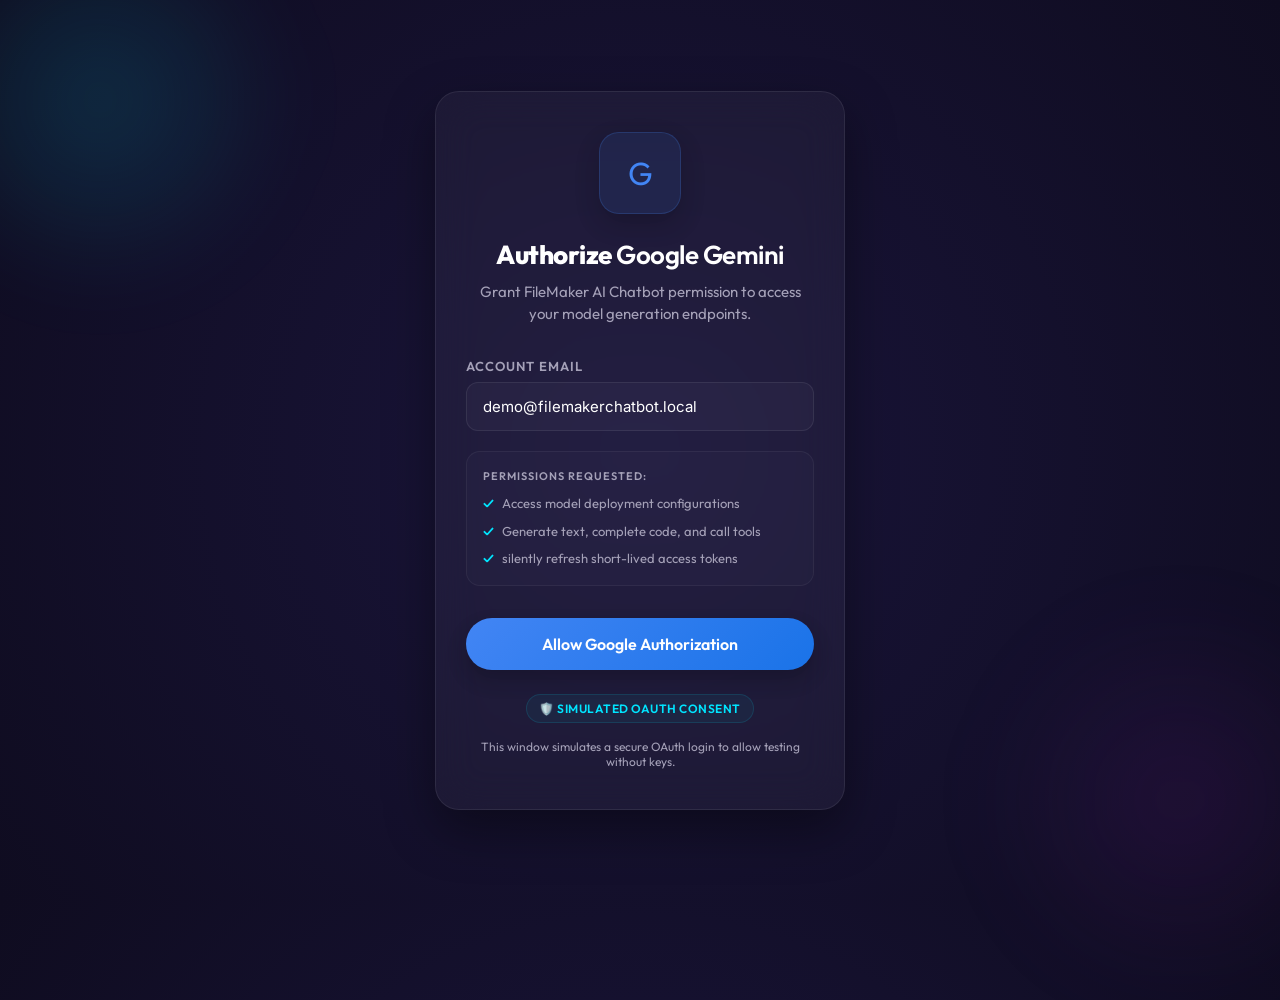
<file: static/mock_login.html>
<!DOCTYPE html>
<html lang="en">
<head>
  <meta charset="UTF-8">
  <meta name="viewport" content="width=device-width, initial-scale=1.0">
  <title>Connect Account - OAuth Authorization</title>
  <link href="https://fonts.googleapis.com/css2?family=Outfit:wght@300;400;600;800&family=Inter:wght@400;600&display=swap" rel="stylesheet">
  <style>
    :root {
      --bg-dark: #0f0c20;
      --card-bg: rgba(255, 255, 255, 0.04);
      --card-border: rgba(255, 255, 255, 0.08);
      --google-blue: #4285F4;
      --anthropic-accent: #E0B88A;
      --openai-green: #10a37f;
      --text-main: #ffffff;
      --text-muted: #a5a1b8;
    }

    body {
      margin: 0;
      padding: 0;
      font-family: 'Outfit', sans-serif;
      background: radial-gradient(circle at 50% 50%, #1a153b 0%, var(--bg-dark) 100%);
      color: var(--text-main);
      display: flex;
      justify-content: center;
      align-items: center;
      min-height: 100vh;
      overflow: hidden;
    }

    /* Decorative glowing spheres */
    .glow-sphere {
      position: absolute;
      width: 400px;
      height: 400px;
      border-radius: 50%;
      background: radial-gradient(circle, rgba(0, 229, 255, 0.15) 0%, rgba(0, 0, 0, 0) 70%);
      filter: blur(40px);
      z-index: 1;
    }
    .sphere-1 { top: -100px; left: -100px; animation: float 12s infinite alternate; }
    .sphere-2 { bottom: -100px; right: -100px; background: radial-gradient(circle, rgba(123, 31, 162, 0.15) 0%, rgba(0, 0, 0, 0) 70%); animation: float 15s infinite alternate-reverse; }

    @keyframes float {
      0% { transform: translate(0, 0) scale(1); }
      100% { transform: translate(50px, 30px) scale(1.1); }
    }

    .container {
      position: relative;
      z-index: 10;
      width: 100%;
      max-width: 450px;
      padding: 20px;
      box-sizing: border-box;
    }

    .glass-card {
      background: var(--card-bg);
      backdrop-filter: blur(20px);
      -webkit-backdrop-filter: blur(20px);
      border: 1px solid var(--card-border);
      border-radius: 24px;
      padding: 40px 30px;
      box-shadow: 0 20px 50px rgba(0, 0, 0, 0.4);
      text-align: center;
      transition: all 0.3s ease;
    }

    .logo-container {
      width: 80px;
      height: 80px;
      margin: 0 auto 24px;
      border-radius: 20px;
      display: flex;
      align-items: center;
      justify-content: center;
      font-size: 32px;
      box-shadow: 0 10px 25px rgba(0, 0, 0, 0.2);
    }

    /* Google styling */
    .logo-google {
      background: rgba(66, 133, 244, 0.1);
      border: 1px solid rgba(66, 133, 244, 0.2);
      color: var(--google-blue);
    }
    /* Claude styling */
    .logo-claude {
      background: rgba(224, 184, 138, 0.1);
      border: 1px solid rgba(224, 184, 138, 0.2);
      color: var(--anthropic-accent);
    }
    /* OpenAI styling */
    .logo-openai {
      background: rgba(16, 163, 127, 0.1);
      border: 1px solid rgba(16, 163, 127, 0.2);
      color: var(--openai-green);
    }

    h2 {
      margin: 0 0 10px;
      font-size: 26px;
      font-weight: 800;
      letter-spacing: -0.5px;
    }

    .provider-title {
      font-weight: 600;
    }

    p.subtitle {
      font-size: 15px;
      color: var(--text-muted);
      line-height: 1.5;
      margin: 0 0 32px;
    }

    .form-group {
      text-align: left;
      margin-bottom: 20px;
    }

    label {
      display: block;
      font-size: 13px;
      font-weight: 600;
      color: var(--text-muted);
      margin-bottom: 8px;
      text-transform: uppercase;
      letter-spacing: 1px;
    }

    input {
      width: 100%;
      padding: 14px 16px;
      border-radius: 12px;
      background: rgba(255, 255, 255, 0.03);
      border: 1px solid rgba(255, 255, 255, 0.08);
      color: var(--text-main);
      font-size: 15px;
      font-family: 'Inter', sans-serif;
      box-sizing: border-box;
      transition: all 0.3s ease;
    }

    input:focus {
      outline: none;
      border-color: rgba(255, 255, 255, 0.25);
      background: rgba(255, 255, 255, 0.06);
      box-shadow: 0 0 15px rgba(255, 255, 255, 0.05);
    }

    .scope-box {
      background: rgba(255, 255, 255, 0.02);
      border: 1px solid rgba(255, 255, 255, 0.05);
      border-radius: 14px;
      padding: 16px;
      text-align: left;
      font-size: 13px;
      color: var(--text-muted);
      margin-bottom: 32px;
      line-height: 1.5;
    }

    .scope-item {
      display: flex;
      align-items: flex-start;
      margin-bottom: 8px;
    }
    .scope-item:last-child { margin-bottom: 0; }

    .scope-check {
      color: #00e5ff;
      margin-right: 8px;
      font-weight: bold;
    }

    .btn-login {
      width: 100%;
      padding: 16px;
      border-radius: 30px;
      border: none;
      color: white;
      font-size: 16px;
      font-weight: 600;
      cursor: pointer;
      transition: all 0.3s ease;
      font-family: 'Outfit', sans-serif;
      box-shadow: 0 10px 20px rgba(0, 0, 0, 0.2);
    }

    .btn-google {
      background: linear-gradient(135deg, var(--google-blue), #1a73e8);
    }
    .btn-google:hover {
      box-shadow: 0 10px 25px rgba(66, 133, 244, 0.4);
      transform: translateY(-2px);
    }

    .btn-claude {
      background: linear-gradient(135deg, var(--anthropic-accent), #cf9f6b);
      color: #1e1305;
      font-weight: 800;
    }
    .btn-claude:hover {
      box-shadow: 0 10px 25px rgba(224, 184, 138, 0.4);
      transform: translateY(-2px);
    }

    .btn-openai {
      background: linear-gradient(135deg, var(--openai-green), #0e8568);
    }
    .btn-openai:hover {
      box-shadow: 0 10px 25px rgba(16, 163, 127, 0.4);
      transform: translateY(-2px);
    }

    .footer {
      margin-top: 24px;
      font-size: 12px;
      color: var(--text-muted);
    }

    .secure-badge {
      display: inline-flex;
      align-items: center;
      gap: 6px;
      background: rgba(0, 229, 255, 0.05);
      border: 1px solid rgba(0, 229, 255, 0.12);
      padding: 6px 12px;
      border-radius: 20px;
      color: #00e5ff;
      font-size: 12px;
      font-weight: 600;
      text-transform: uppercase;
      letter-spacing: 0.5px;
    }
  </style>
</head>
<body>
  <div class="glow-sphere sphere-1"></div>
  <div class="glow-sphere sphere-2"></div>

  <div class="container">
    <div class="glass-card">
      <div id="providerLogo" class="logo-container">G</div>
      
      <h2>Authorize <span id="providerDisplay" class="provider-title">Google</span></h2>
      <p class="subtitle">Grant FileMaker AI Chatbot permission to access your model generation endpoints.</p>

      <form id="loginForm" onsubmit="handleAuth(event)">
        <div class="form-group">
          <label for="emailInput">Account Email</label>
          <input type="email" id="emailInput" placeholder="name@domain.com" required value="demo@filemakerchatbot.local">
        </div>

        <div class="scope-box">
          <label style="margin-bottom: 10px; display: block; font-size: 11px;">Permissions requested:</label>
          <div class="scope-item">
            <span class="scope-check">✓</span>
            <span>Access model deployment configurations</span>
          </div>
          <div class="scope-item">
            <span class="scope-check">✓</span>
            <span>Generate text, complete code, and call tools</span>
          </div>
          <div class="scope-item">
            <span class="scope-check">✓</span>
            <span>silently refresh short-lived access tokens</span>
          </div>
        </div>

        <button type="submit" id="authButton" class="btn-login btn-google">Connect Account</button>
      </form>

      <div class="footer">
        <div class="secure-badge">
          🛡️ Simulated OAuth Consent
        </div>
        <p style="margin-top: 16px; margin-bottom: 0;">This window simulates a secure OAuth login to allow testing without keys.</p>
      </div>
    </div>
  </div>

  <script>
    // Get query params
    const urlParams = new URLSearchParams(window.location.search);
    const provider = (urlParams.get('provider') || 'gemini').toLowerCase();

    // UI Configuration based on provider
    const logoEl = document.getElementById('providerLogo');
    const displayEl = document.getElementById('providerDisplay');
    const btnEl = document.getElementById('authButton');

    if (provider === 'gemini') {
      logoEl.className = 'logo-container logo-google';
      logoEl.textContent = 'G';
      displayEl.textContent = 'Google Gemini';
      btnEl.className = 'btn-login btn-google';
      btnEl.textContent = 'Allow Google Authorization';
    } else if (provider === 'claude') {
      logoEl.className = 'logo-container logo-claude';
      logoEl.textContent = 'A';
      displayEl.textContent = 'Anthropic Claude';
      btnEl.className = 'btn-login btn-claude';
      btnEl.textContent = 'Allow Anthropic Authorization';
    } else {
      logoEl.className = 'logo-container logo-openai';
      logoEl.textContent = 'O';
      displayEl.textContent = 'OpenAI';
      btnEl.className = 'btn-login btn-openai';
      btnEl.textContent = 'Allow OpenAI Authorization';
    }

    function handleAuth(event) {
      event.preventDefault();
      
      // Generate a mock code
      const mockCode = 'mock_code_' + Math.random().toString(36).substring(2, 15);
      
      // Redirect back to our callback route
      window.location.href = `/api/auth/${provider}/callback?code=${mockCode}`;
    }
  </script>
</body>
</html>
</file>
